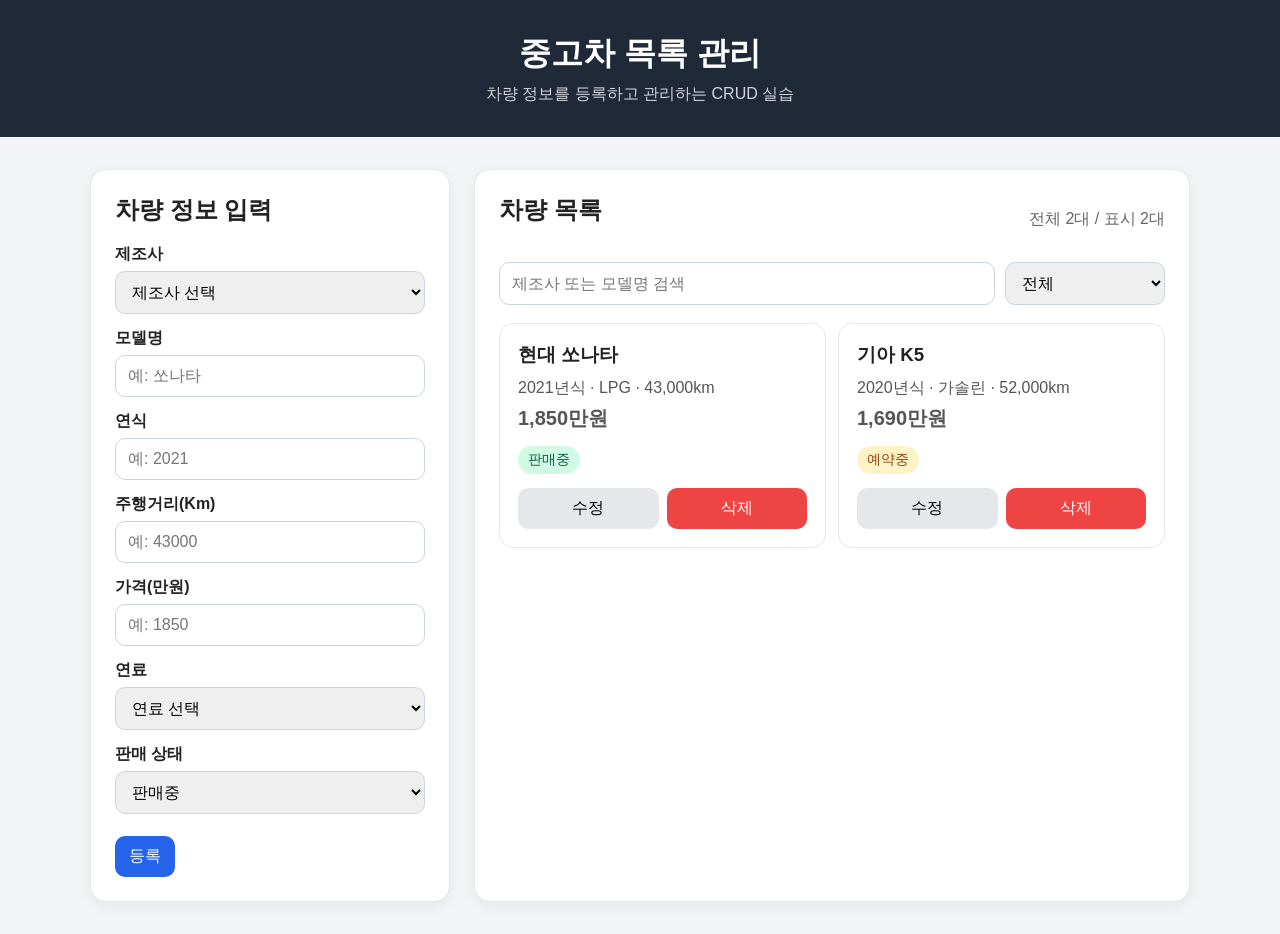
<file: car-list/index.html>
<!doctype html>
<html lang="ko">
  <head>
    <meta charset="UTF-8" />
    <meta name="viewport" content="width=device-width, initial-scale=1.0" />
    <title>중고차 목록 관리</title>
    <link rel="stylesheet" href="style.css" />
    <script src="app.js" defer></script>
  </head>
  <body>
    <header class="page-header">
      <!-- TODO: [페이지 헤더] 수강생 구현 #1 -->
      <h1>중고차 목록 관리</h1>
      <p>차량 정보를 등록하고 관리하는 CRUD 실습
    </header>

    <main class="container">
      <section class="form-card">
        <h2>차량 정보 입력</h2>

        <!-- 차령 정보 입력 폼 -->
        <form id="carForm" class="car-form">
          <!-- 제조사 정보 -->
          <div class="form-row">
            <!-- TODO: [제조사 목록] 수강생 구현 #2 -->
            <label for="makerInput">제조사</label>
            <select id="makerInput">
              <option value="">제조사 선택</option>
              <option value="현대">현대</option>
              <option value="기아">기아</option>
              <option value="제네시스">제네시스</option>
              <option value="쉐보레">쉐보레</option>
              <option value="르노">르노</option>
            </select>
          </div>

          <!-- 모델명 -->
          <div class="form-row">
            <!-- TODO: [모델명] 수강생 구현 #3 -->
            <label for="modelInput">모델명</label>
            <input type="text" id="modelInput" placeholder="예: 쏘나타">
          </div>

          <!-- 연식 -->
          <div class="form-row">
            <!-- TODO: [연식] 수강생 구현 #4 -->
             <label for="yearInput">연식</label>
             <input type="number" id="yearInput" placeholder="예: 2021">
          </div>

          <!-- 주행거리 -->
          <div class="form-row">
            <!-- TODO: [주행거리(Km)] 수강생 구현 #5 -->
            <label for="mileageInput">주행거리(Km)</label>
            <input type="number" id="mileageInput" placeholder="예: 43000">
          </div>

          <!-- 가격 -->
          <div class="form-row">
            <!-- TODO: [가격(만원)] 수강생 구현 #6 -->
             <label for="priceInput">가격(만원)</label>
             <input type="number" id="priceInput" placeholder="예: 1850">
          </div>

          <!-- 연료 -->
          <div class="form-row">
            <!-- TODO: [연료 목록] 수강생 구현 #7 -->
             <label for="fuelInput">연료</label>
             <select id="fuelInput">
              <option value="">연료 선택</option>
              <option value="가솔린">가솔린</option>
              <option value="디젤">디젤</option>
              <option value="LPG">LPG</option>
              <option value="하이브리드">하이브리드</option>
              <option value="전기">전기</option>
             </select>
          </div>

          <!-- 판매 상태 -->
          <div class="form-row">
            <!-- TODO: [판매 상태 목록] 수강생 구현 #8 -->
            <label for="statusInput">판매 상태</label>
            <select id="statusInput">
              <option value="판매중">판매중</option>
              <option value="예약중">예약중</option>
              <option value="판매완료">판매완료</option>
            </select>
          </div>
          <!-- 등록 / 취소 버튼 -->
          <div class="button-area">
            <!-- TODO: [등록/취소 버튼] 수강생 구현 #9 -->
            <button type="submit" id="submitButton">등록</button>
            <button type="button" id="cancelEditButton" hidden>수정 취소</button>
          </div>
        </form>
      </section>

      <!-- 차량 목록 -->
      <section class="list-card">
        <div class="list-header">
          <h2>차량 목록</h2>
          <p id="countText">전체 0대 / 표시 0대</p>
        </div>

        <!-- 차량 검색 -->
        <div class="search-area">
          <!-- TODO: [차량 검색 및 필터 목록] 수강생 구현 #10 -->
          <input type="text" id="searchInput" placeholder="제조사 또는 모델명 검색">

          <select id="statusFilter">
            <option value="전체">전체</option>
            <option value="판매중">판매중</option>
            <option value="예약중">예약중</option>
            <option value="판매완료">판매완료</option>
          </select>
        </div>

        <!-- empty 메시지 -->
        <p id="emptyMessage" class="empty-message">등록된 차량이 없습니다.</p>

        <!-- 차량 목룍 -->
        <div id="carList" class="car-list"></div>
      </section>
    </main>

    <div id="confirmModal" class="modal hidden">
      <div class="modal-content">
        <p id="confirmMessage">선택한 차량을 삭제할까요?</p>
        <div class="modal-actions">
          <button type="button" id="confirmOkButton">확인</button>
          <button type="button" id="confirmCancelButton">취소</button>
        </div>
      </div>
    </div>
  </body>
</html>
</file>
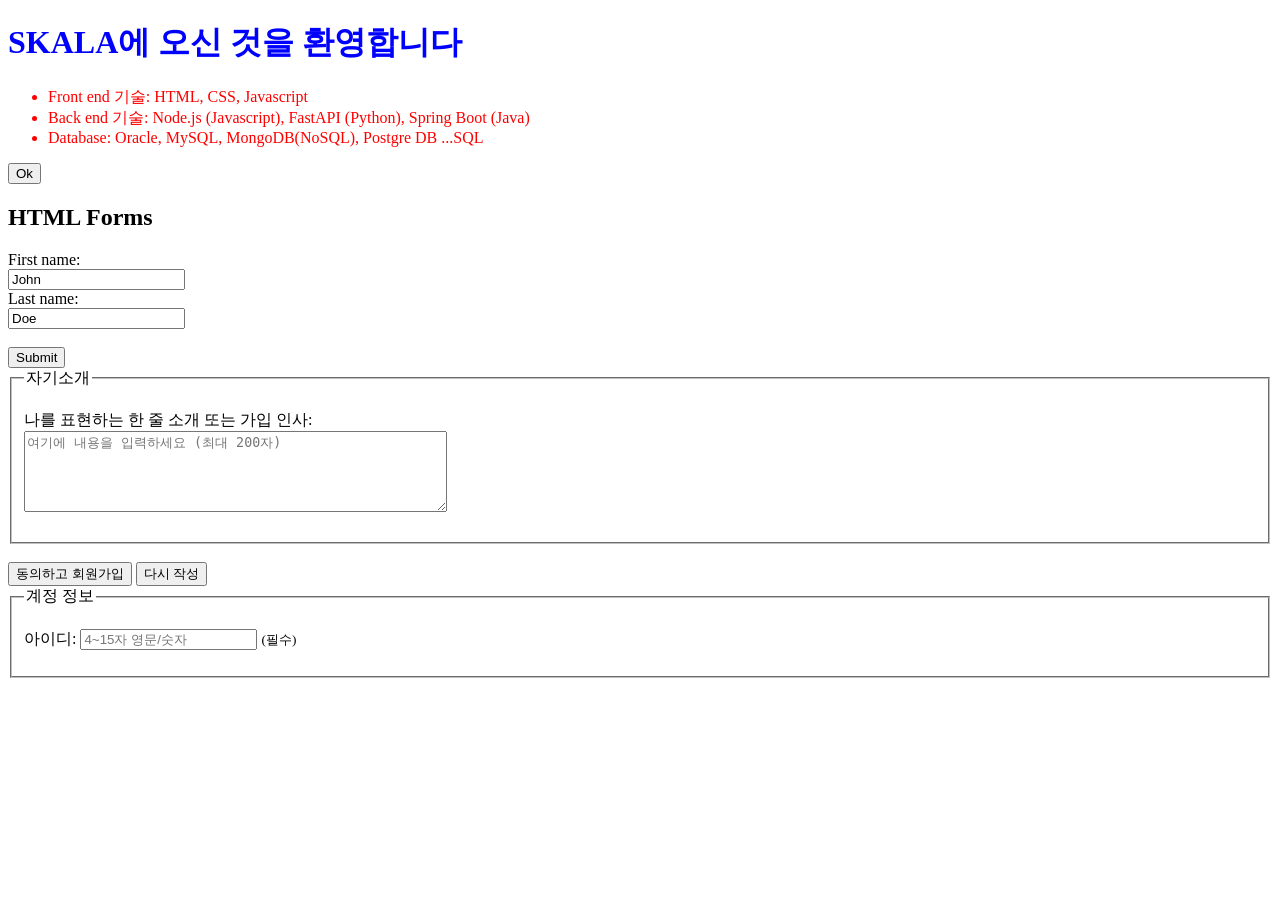
<file: todo-list/index.html>
<!DOCTYPE html>
<html lang="en">
<head>
    <meta charset="UTF-8">
    <meta name="viewport" content="width=device-width, initial-scale=1.0">
    <title>프로그래밍 기초-HTML</title>
    <style>
        li {color:red;}
    </style>
</head>
<body>
    <h1 style="color: blue;">SKALA에 오신 것을 환영합니다</h1>
    <ul>
        <li>Front end 기술: HTML, CSS, Javascript</li>
        <li>Back end 기술: Node.js (Javascript), FastAPI (Python), Spring Boot (Java)</li>
        <li>Database: Oracle, MySQL, MongoDB(NoSQL), Postgre DB ...SQL</li>
    </ul>
    <button id="btn">Ok</button>

    <script>
        console.log(btn);
        btn.onclick = function() {
            alert("버튼을 눌렀다.")
        }
    </script>
    <h2>HTML Forms</h2>
    <form action="signUpResult.php" method="get">
        <label for="fname">First name:</label><br>
        <input type="text" id="fname" name="fname" value="John"><br>
        <label for="lname">Last name:</label><br>
        <input type="text" id="lname" name="lname" value="Doe"><br><br>
        <input type="submit" value="Submit">
    </form>
        <fieldset>
            <legend>자기소개</legend>
            <p>
                <label for="intro">나를 표현하는 한 줄 소개 또는 가입 인사:</label><br>
                <textarea id="intro" name="intro" rows="5" cols="50" placeholder="여기에 내용을 입력하세요 (최대 200자)"></textarea>
            </p>
        </fieldset>
        <br>
        <input type="submit" value="동의하고 회원가입">
        <input type="reset" value="다시 작성">
    </form>
    <form>
        <fieldset>
            <legend>계정 정보</legend>
            <p>
                <label for="userId">아이디: </label>
                <input type="text" id="userId" name="userId" minlength="4" maxlength="15" required placeholder="4~15자 영문/숫자">
                <small>(필수)</small>
            </p>
</body>
</html>
</file>
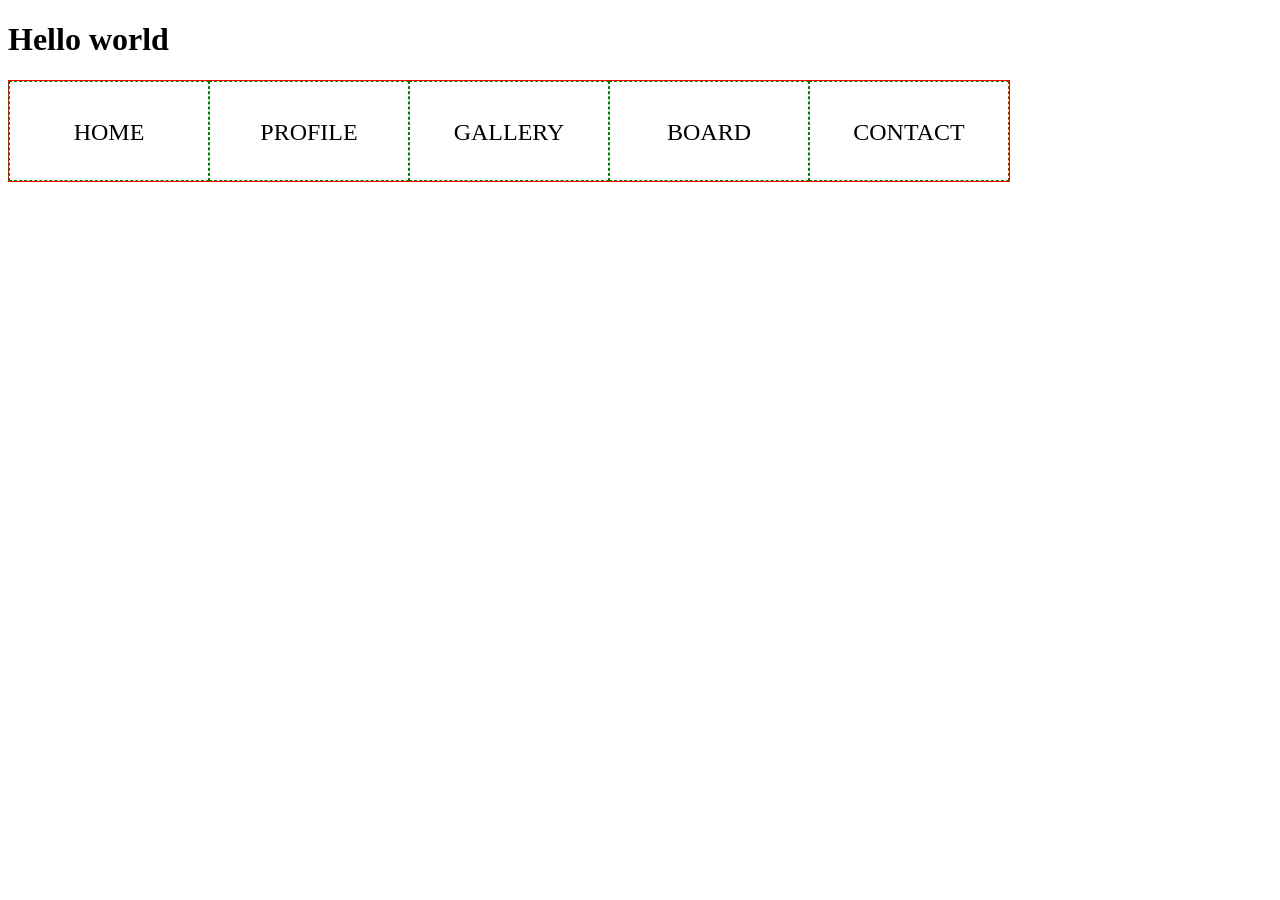
<file: ex01.html>
<!DOCTYPE html>
<html lang="en">
<head>
    <meta charset="UTF-8">
    <meta name="viewport" content="width=device-width, initial-scale=1.0">
    <title>Document</title>
    <style>
        ul.nav {
            border: 1px solid red;
            list-style: none;
            padding: 0px;
            width: 1000px;
            /* height: 40px; */
            overflow: hidden;
        }
        .nav li {
            border: 1px dashed green;
            padding: 0px;
            width: 200px;
            height: 100px;
            float: left;
            box-sizing: border-box;
            font-size: 18pt;
            text-align: center;
            line-height: 100px;
        }
        .nav li:hover {
            background-color: red;
        }
    </style>
</head>
<body>
    <h1>Hello world</h1>
    <ul class="nav">
        <li>HOME</li>
        <li>PROFILE</li>
        <li>GALLERY</li>
        <li>BOARD</li>
        <li>CONTACT</li>
    </ul>
</body>
</html>
</file>
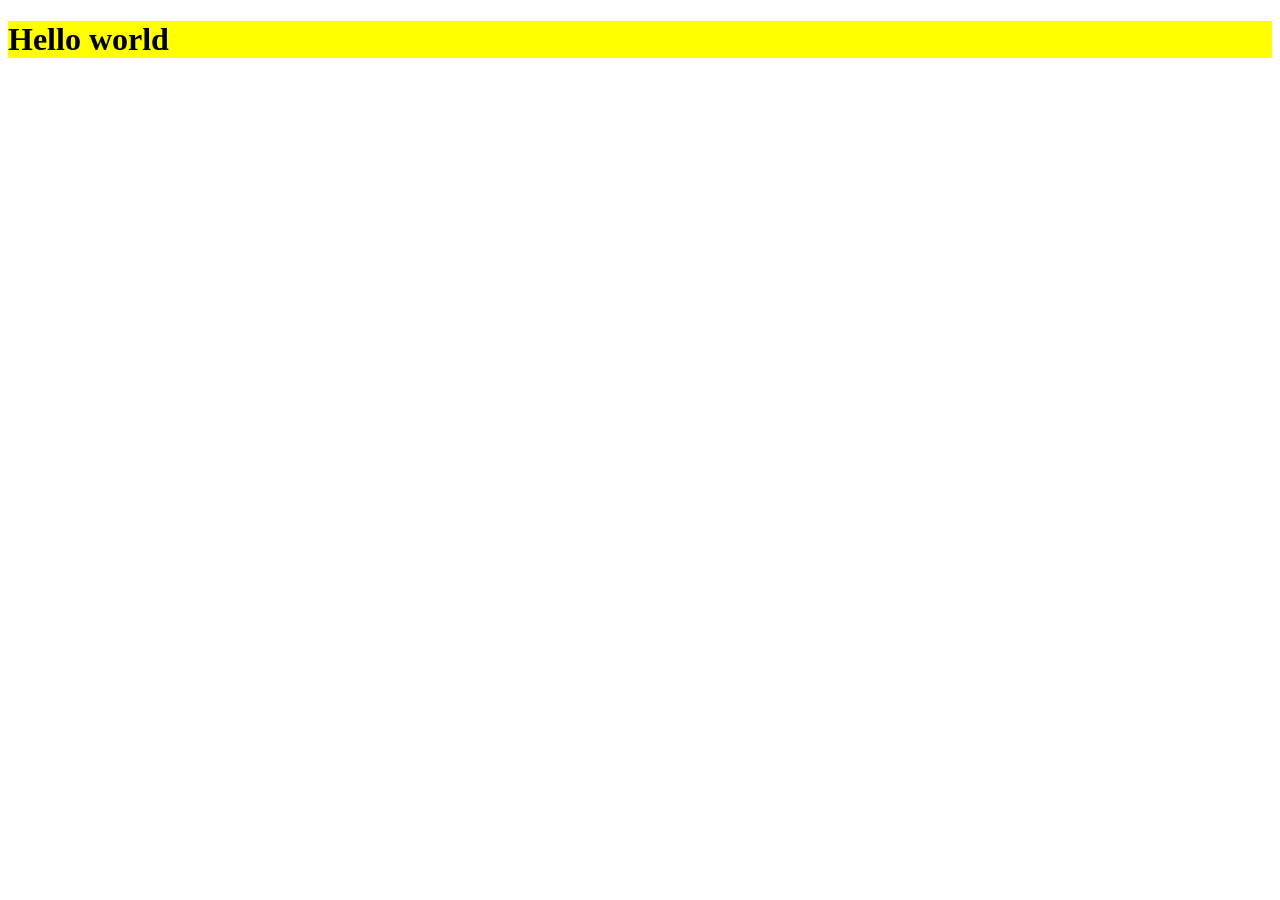
<file: ex02.html>
<!DOCTYPE html>
<html lang="en">
<head>
    <meta charset="UTF-8">
    <meta name="viewport" content="width=device-width, initial-scale=1.0">
    <title>Document</title>
</head>
<body>
    <h1 id="heading1">Hello world</h1>

    <script>
        // DOM : 파일의 글자를 객체로 변환
        var heading1 = document.getElementById("heading1");
        console.dir(heading1);
        heading1.style.backgroundColor = "yellow";
    </script>
</body>
</html>
</file>
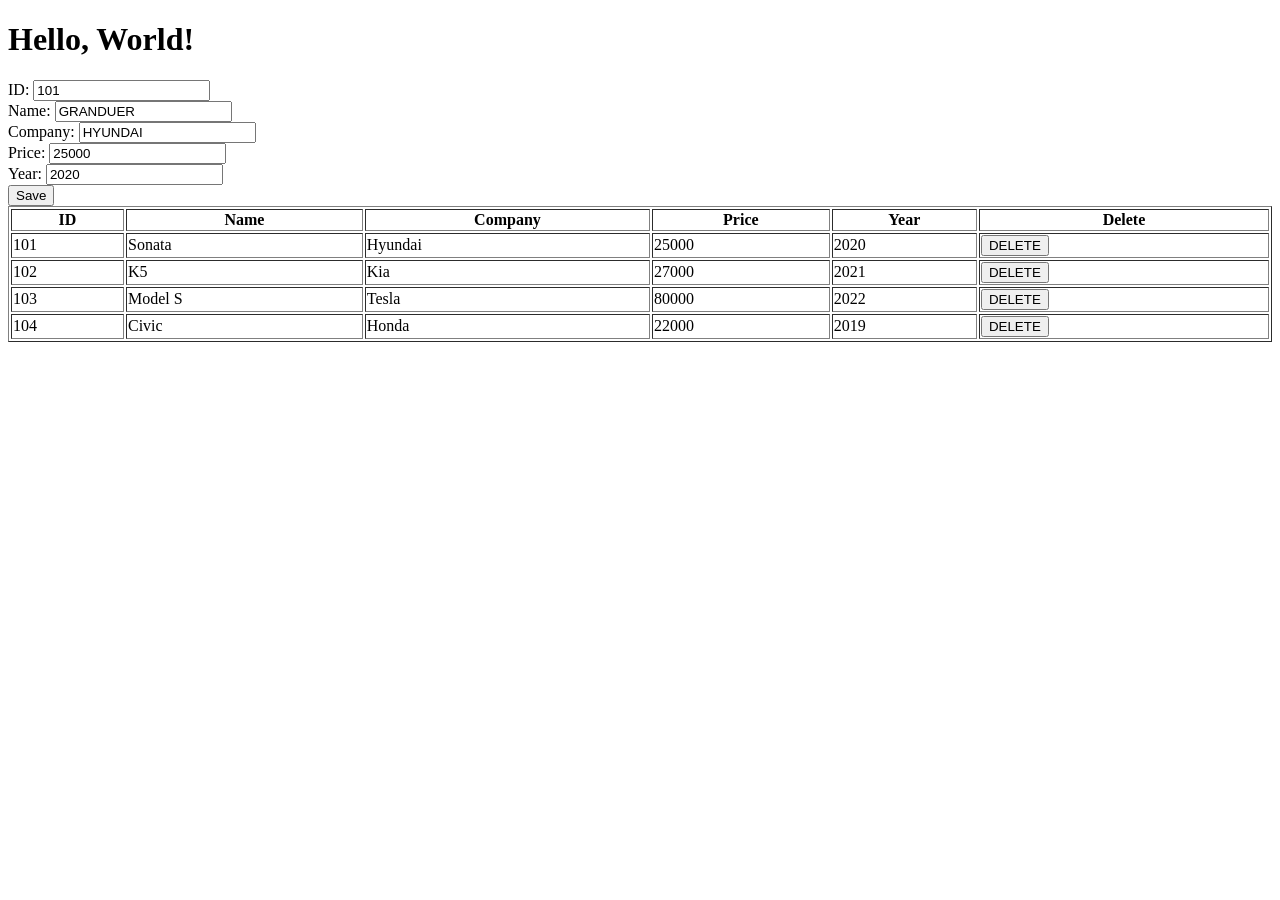
<file: todo-list/js_ex01.html>
<!DOCTYPE html>
<html lang="en">
<head>
    <meta charset="UTF-8">
    <meta name="viewport" content="width=device-width, initial-scale=1.0">
    <title>Document</title>
</head>
<body>
    <h1>Hello, World!</h1>
    <div>
        ID: <input type="text" id="idInput" value="101"><br>
        Name: <input type="text" id="nameInput" value="GRANDUER"><br>
        Company: <input type="text" id="companyInput" value="HYUNDAI"><br>
        Price: <input type="text" id="priceInput" value="25000"><br>
        Year: <input type="text" id="yearInput" value="2020"><br>
        <button id="saveBtn">Save</button>
    </div>
    <div>
        <table border="1" width="100%">
            <thead>
                <tr>
                    <th>ID</th>
                    <th>Name</th>
                    <th>Company</th>
                    <th>Price</th>
                    <th>Year</th>
                    <th>Delete</th>
                </tr>
            </thead>
            <tbody id="carlist">
            </tbody>
        </table>
        <script>
            var carlist = [
                {_id: 101, carname: "Sonata", company: "Hyundai", price: 25000, year: 2020},
                {_id: 102, carname: "K5", company: "Kia", price: 27000, year: 2021},
                {_id: 103, carname: "Model S", company: "Tesla", price: 80000, year: 2022},
                {_id: 104, carname: "Civic", company: "Honda", price: 22000, year: 2019}
            ];
            var sequence = 104;

            var carlistElement = document.getElementById("carlist");
            function delFn(btn) {
                var idValue = Number(btn.dataset["id"]);
                var index = carlist.findIndex(function(car) {
                    return car._id === idValue;
                });
                if (index !== -1) {
                    // 해당 첨자 요소를 지운다.
                    carlist.splice(index, 1);
                    // 배열의 데이터 변경이 되면 다시 그리기
                    drawList();
                }
            }
            function drawList() {
                var html = "";
                for (var i = 0; i < carlist.length; i++) {
                    html +=
                    `<tr>
                        <td>${carlist[i]['_id']}</td>
                        <td>${carlist[i]['carname']}</td>
                        <td>${carlist[i]['company']}</td>
                        <td>${carlist[i]['price']}</td>
                        <td>${carlist[i]['year']}</td>
                        <td><button data-id="${carlist[i]['_id']}" onclick="delFn(this)">DELETE</button></td>
                    </tr>`;
                }
                carlistElement.innerHTML = html;
            }
            drawList(); //최초 1회 수행

            var saveBtn = document.getElementById("saveBtn");
            var idInput = document.getElementById("idInput");
            var carname = document.getElementById("nameInput");
            var company = document.getElementById("companyInput");
            var price = document.getElementById("priceInput");
            var year = document.getElementById("yearInput");
            
            saveBtn.onclick = function(event) {
                var enteredId = Number(idInput.value);
                var nextId = Number.isFinite(enteredId) && enteredId > 0 ? enteredId : sequence + 1;
                sequence = Math.max(sequence, nextId);

                var newCar = {
                    _id: nextId,
                    carname: carname.value,
                    company: company.value,
                    price: Number(price.value) || 0,
                    year: Number(year.value) || 0
                };
                carlist.push(newCar);
                // 배열 수정 시 내용을 다시 출력
                drawList();
            }
        </script>
    </div>
</body>
</html>
</file>
<file: car-list/style.css>
* {
  box-sizing: border-box;
}

body {
  margin: 0;
  font-family: Arial, "맑은 고딕", sans-serif;
  color: #222;
  background-color: #f3f4f6;
}

.page-header {
  padding: 32px 20px;
  text-align: center;
  color: white;
  background-color: #1f2937;
}

.page-header h1 {
  margin: 0 0 8px;
}

.page-header p {
  margin: 0;
  color: #d1d5db;
}

.container {
  width: min(1100px, 92%);
  margin: 32px auto;

  /* 입력 영역과 목록 영역을 2열로 배치한다. */
  /* TODO: [입력 영역 / 목록 영역 2열 배치 ] 수강생 구현 #1 */
  display: grid;
  grid-template-columns: 360px 1fr;
  gap: 24px;
}

.form-card,
.list-card {
  padding: 24px;
  background-color: white;
  border: 1px solid #e5e7eb;
  border-radius: 16px;
  box-shadow: 0 4px 16px rgba(0, 0, 0, 0.06);
}

.form-card h2,
.list-card h2 {
  margin: 0 0 18px;
}

.car-form {
  display: grid;
  gap: 14px;
}

.form-row {
  /* TODO: [form -row] 수강생 구현 #2 */
  display: grid;
  gap: 6px;
}

.form-row label {
  /* TODO: [form-row lable] 수강생 구현 #3 */
  font-weight: 700;
}

input,
select,
button {
  font: inherit;
}

input,
select {
  width: 100%;
  padding: 11px 12px;
  border: 1px solid #cbd5e1;
  border-radius: 10px;
}

input:focus,
select:focus {
  outline: 3px solid #bfdbfe;
  border-color: #2563eb;
}

.button-area {
  /* TODO: [button-area] 수강생 구현 #4 */
  display: flex;
  gap: 8px;
  margin-top: 8px;
}

button {
  padding: 10px 14px;
  border: none;
  border-radius: 10px;
  cursor: pointer;
}

#submitButton {
  color: white;
  background-color: #2563eb;
}

#cancelEditButton {
  background-color: #e5e7eb;
}

.list-header {
  display: flex;
  justify-content: space-between;
  align-items: center;
  gap: 12px;
}

#countText {
  margin: 0;
  color: #666;
}

.search-area {
  /* TODO: [search-area] 수강생 구현 #5 */
  display: grid;
  grid-template-columns: 1fr 160px;
  gap: 10px;
  margin-top: 18px;
}

.car-list {
  /* TODO: [car-list] 수강생 구현 #6 */
  display: grid;
  grid-template-columns: repeat(2, 1fr);
  gap: 12px;
  margin-top: 18px;
}

.car-card {
  /* TODO: [car-card] 수강생 구현 #7 */
  padding: 18px;
  border: 1px solid #e5e7eb;
  border-radius: 14px;
  background-color: white;
}

.car-card h3 {
  margin: 0 0 10px;
}

.car-card p {
  margin: 6px 0;
  color: #555;
}

.price {
  font-size: 20px;
  font-weight: 700;
  color: #111827;
}

.status-badge {
  display: inline-block;
  margin-top: 8px;
  padding: 5px 10px;
  border-radius: 999px;
  font-size: 14px;
}

.status-badge.selling {
  color: #065f46;
  background-color: #d1fae5;
}

.status-badge.reserved {
  color: #92400e;
  background-color: #fef3c7;
}

.status-badge.sold {
  color: #991b1b;
  background-color: #fee2e2;
}

.card-actions {
  /* TODO: [car-actions] 수강생 구현 #8 */
  display: flex;
  gap: 8px;
  margin-top: 14px;
}

.card-actions button {
  /* TODO: [card-actions button] 수강생 구현 #9 */
  flex: 1;
  background-color: #e5e7eb;
}

.card-actions .delete-button {
  color: white;
  background-color: #ef4444;
}

.empty-message {
  padding: 32px;
  text-align: center;
  color: #6b7280;
  background-color: #f9fafb;
  border-radius: 12px;
}

.modal {
  position: fixed;
  inset: 0;
  display: flex;
  align-items: center;
  justify-content: center;
  background-color: rgba(15, 23, 42, 0.45);
  padding: 20px;
  z-index: 1000;
}

.modal.hidden {
  display: none;
}

.modal-content {
  width: min(420px, 100%);
  background-color: white;
  border-radius: 18px;
  padding: 24px;
  box-shadow: 0 24px 80px rgba(15, 23, 42, 0.18);
}

.modal-content p {
  margin: 0 0 20px;
  font-size: 16px;
  line-height: 1.6;
  color: #111827;
}

.modal-actions {
  display: flex;
  justify-content: flex-end;
  gap: 10px;
}

#confirmCancelButton,
#confirmOkButton {
  flex: 1;
  padding: 12px 14px;
  border-radius: 12px;
  border: none;
  cursor: pointer;
}

#confirmCancelButton {
  background-color: #e5e7eb;
  color: #111827;
}

#confirmOkButton {
  background-color: #111827;
  color: white;
}

/* 화면이 좁아지면 1열로 변경한다. */
@media (max-width: 800px) {
  /* TODO: [1열 변경] 수강생 구현 #10 */
  .container {
    grid-template-columns: 1fr;
  }
  .car-list {
    grid-template-columns: 1fr;
  }
  .search-area {
    grid-template-columns: 1fr;
  }
}
</file>
